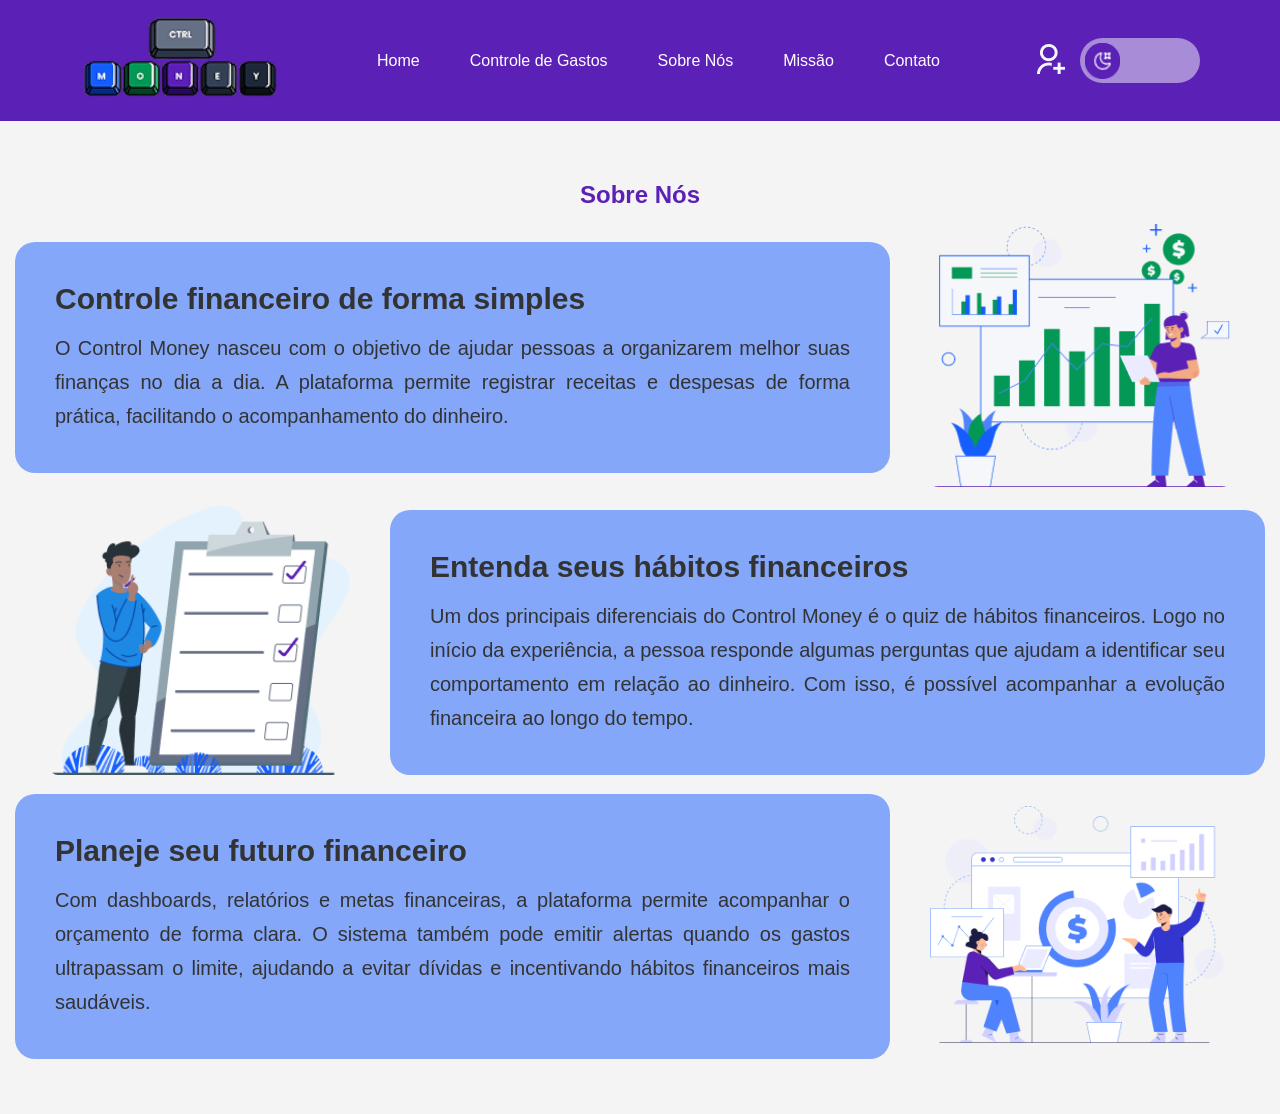
<file: sobre-nos/pages/index.html>
<!DOCTYPE html>
<html lang="pt-br">
<head>
    <meta charset="UTF-8">
    <link rel="stylesheet" href="../css/style.css">
    <meta name="viewport" content="width=device-width, initial-scale=1.0">
    <title>Sobre Nos</title>
</head>
<body>
   <header>
    <nav class="navbar">
        <div class="logo">
            <img src="../img/logo.png" alt="Logo Control Money">
        </div>
        <ul class="menu">
            <li><a href="#">Home</a></li>
            <li><a href="#">Controle de Gastos</a></li>
            <li><a href="#">Sobre Nós</a></li>
            <li><a href="#">Missão</a></li>
            <li><a href="#">Contato</a></li>
        </ul>
    <div class="nav-icons">

    <div class="user-icon">
        <img src="../img/user.png" alt="Usuário">
    </div>

    <div class="icons" id="DarkMuda">
        <div class="dark-circulo">
            <img src="../img/Frame_71.png" alt="Modo Escuro" id="IconsModes"> 
        </div>
    </div>

</div>
    
    </nav>
   </header>

    <section class="Title">
        <h1>Sobre Nós</h1>
   <section class="sobre">

    <div class="card-wrapper">
      <div class="card-text">
        <h2>Controle financeiro de forma simples</h2>
        <p>
          O Control Money nasceu com o objetivo de ajudar pessoas a organizarem melhor suas finanças no dia a dia.
          A plataforma permite registrar receitas e despesas de forma prática, facilitando o acompanhamento do dinheiro.
        </p>
      </div>
      <div class="card-image">
        <img src="../img/contole.png" alt="controle financeiro" />
      </div>
    </div>

    <div class="card-wrapper reverse">
      <div class="card-text">
        <h2>Entenda seus hábitos financeiros</h2>
        <p>
          Um dos principais diferenciais do Control Money é o quiz de hábitos financeiros.
          Logo no início da experiência, a pessoa responde algumas perguntas que ajudam a identificar seu comportamento em relação ao dinheiro.
          Com isso, é possível acompanhar a evolução financeira ao longo do tempo.
        </p>
      </div>
      <div class="card-image">
        <img src="../img/entenda.png" alt="hábitos financeiros" />
      </div>
    </div>
    <div class="card-wrapper">
      <div class="card-text">
        <h2>Planeje seu futuro financeiro</h2>
        <p>
          Com dashboards, relatórios e metas financeiras, a plataforma permite acompanhar o orçamento de forma clara.
          O sistema também pode emitir alertas quando os gastos ultrapassam o limite, ajudando a evitar dívidas e incentivando hábitos financeiros mais saudáveis.
        </p>
      </div>
      <div class="card-image">
        <img src="../img/planeja.png" alt="planejamento financeiro" />
      </div>
</body>
</html>
</file>
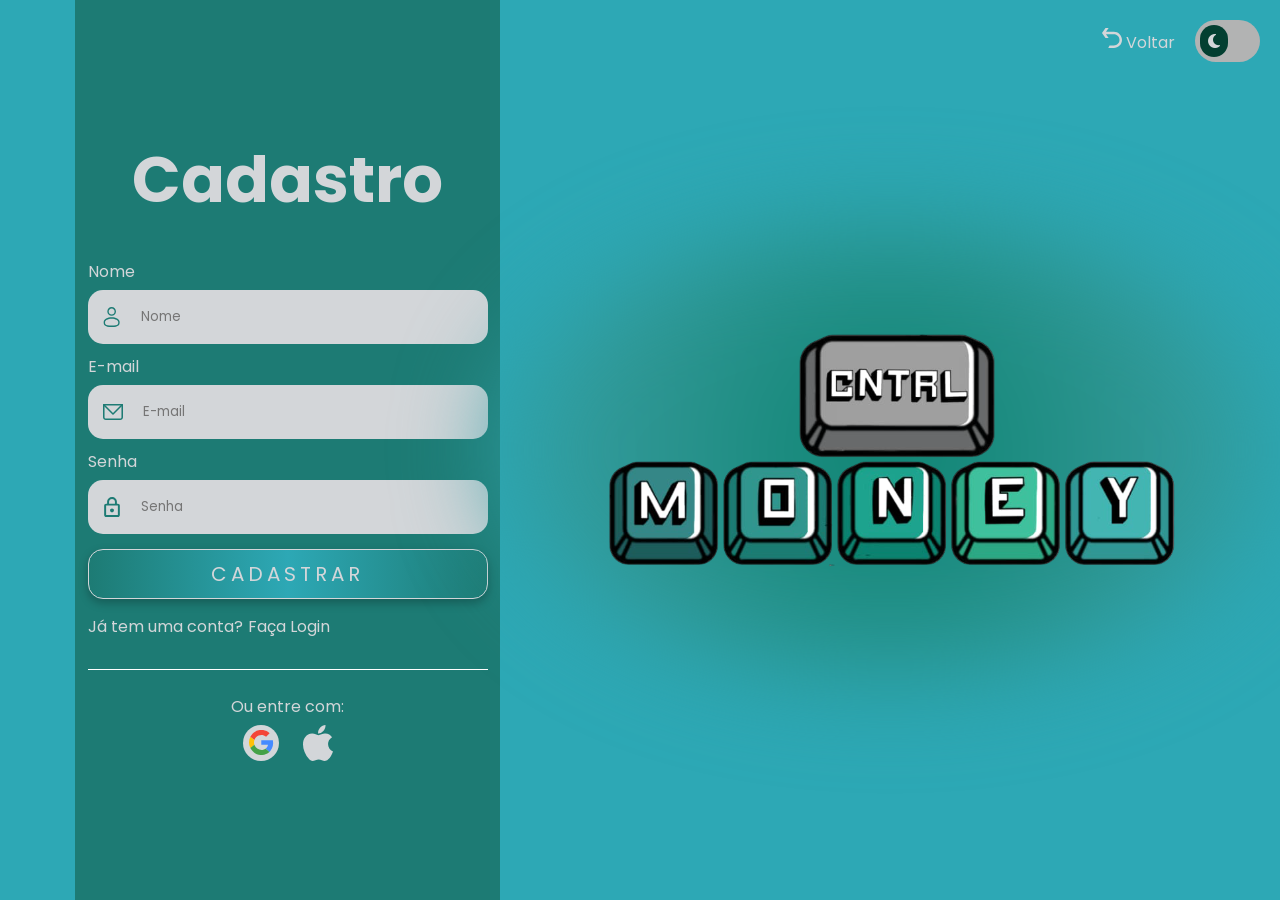
<file: pages/cadastro/page.html>
<!DOCTYPE html>
<html lang="pt-br">
<head>
    <meta charset="UTF-8">
    <meta name="viewport" content="width=device-width, initial-scale=1.0">
    <link rel="stylesheet" href="./css/cadastro.css">
    <link rel="stylesheet" href="./css/rootcd.css">
     <link rel="preconnect" href="https://fonts.googleapis.com">
     <link rel="shortcut icon" href="../../img/logo-mobile.svg" type="image/x-icon"/>
  <link rel="preconnect" href="https://fonts.gstatic.com" crossorigin>
  <link
    href="https://fonts.googleapis.com/css2?family=Poppins:ital,wght@0,400;0,500;0,600;0,700;0,800;1,600;1,800&display=swap"
    rel="stylesheet">
        <link
      rel="stylesheet"
      href="https://cdnjs.cloudflare.com/ajax/libs/font-awesome/6.5.0/css/all.min.css"
    />
    <title>Cadastro</title>


</head>

<body class="bodyLogin">
<div class="cm-modo">
<div class="btn">
<a href="../../index.html"> <img src="../../img/Back.svg" alt="seta de voltar"> Voltar</a> </div>

<div class="btnTemaComp"></div>
</div>


<div class="logo">
<img src="../../img/logo-site.svg" alt="">
</div>

<div class="container">
<div class="formLogin">
<form action="formulario">

<h1 class="titleLogin">Cadastro</h1>

<div>
<label for="nome">Nome</label>
<div class="input">
<img class="icon" src="../../img/user.svg" alt="icone de usuario">
<input type="text" class="cor" id="nome" name="nome" placeholder="Nome" required>
</div>

<label for="e-mail">E-mail</label>
<div class="input">
<img class="icon" src="../../img/email.svg" alt="icone de email">
<input type="email" class="cor" id="e-mail" name="e-mail" placeholder="E-mail" required>
</div>

<label for="senha">Senha</label>
<div class="input">
<img class="icon" src="../../img/Lock.svg" alt="icone de senha">
<input type="password" class="cor" id="senha" name="senha" placeholder="Senha" required>
</div>
</div>

<div class="borda">
<button class="botao" id="btn-cadastar"><a href="../questionario/page.html">CADASTRAR</a></button>

<div class="conta-login">
<label>Já tem uma conta?</label>
<a href="../login/page.html">Faça Login</a>
</div>
   </div>   
      <div class="linha"></div>
<div class="svg">      
<label class="ou-entre">Ou entre com:</label> </div>
<div class="social">
<a href="#" ><img src="../../img/google.svg" alt="Google"></a>
<a href="#"><img src="../../img/apple.svg" alt="Iphone"></a>
</div>

<script src="./js/script.js"></script>
 <script type="module">
      import ButtonTema from "../../components/buttonTema/buttonTemaComponente.js";

      new ButtonTema({ container: document.querySelector(".btnTemaComp") });
    </script>
</form>
</div>
</div>
</body>
</file>
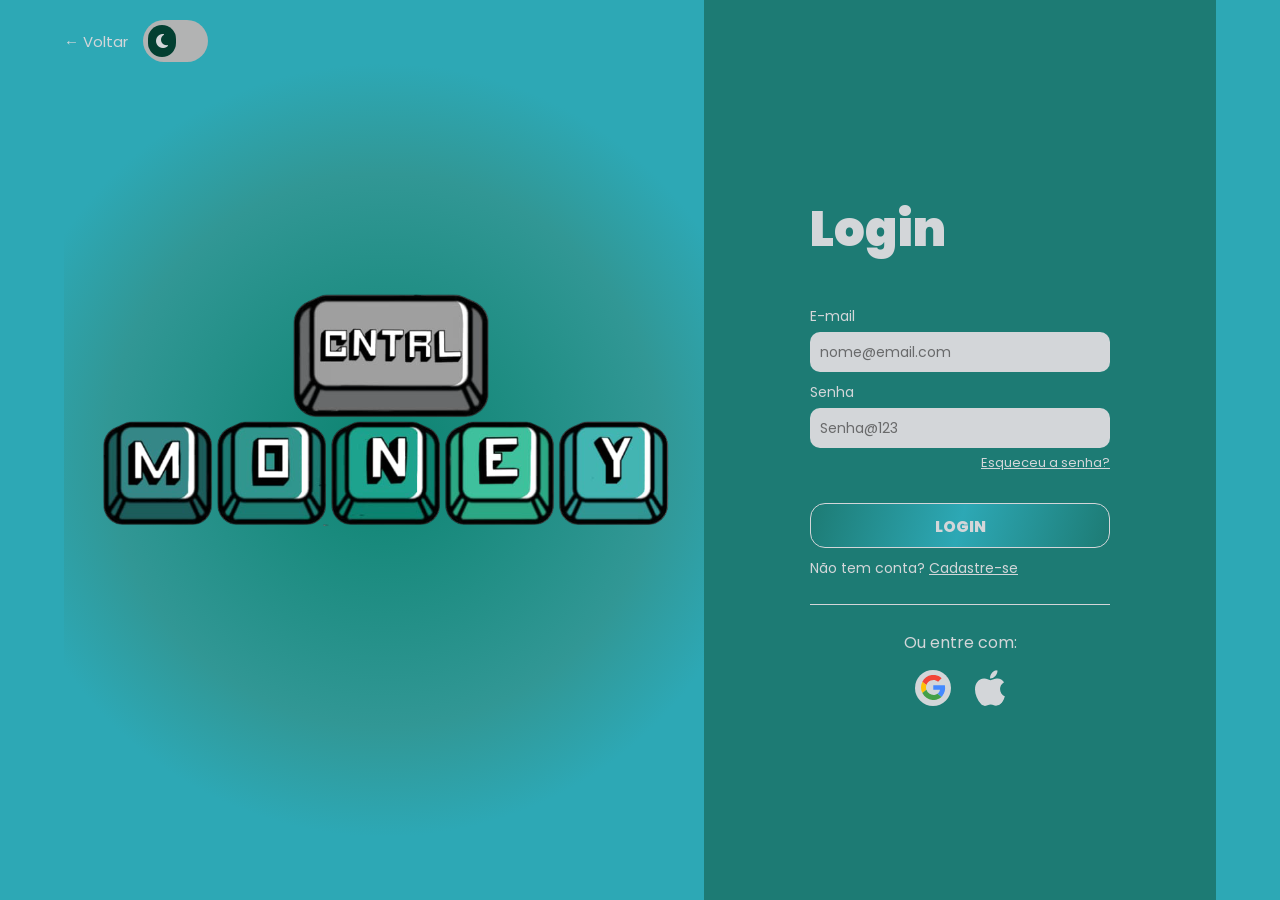
<file: pages/login/page.html>
<!doctype html>
<html lang="pt-br">
  <head>
    <meta charset="UTF-8" />
    <meta name="viewport" content="width=device-width, initial-scale=1.0" />
    <link
      rel="shortcut icon"
      href="../../img/logo-mobile.svg"
      type="image/x-icon"
    />
    <link
      href="https://fonts.googleapis.com/css2?family=Poppins:wght@300;400;500;600;700&display=swap"
      rel="stylesheet" />
    <link rel="stylesheet" href="./css/login.css" />
    <link
      rel="stylesheet"
      href="https://cdnjs.cloudflare.com/ajax/libs/font-awesome/6.5.0/css/all.min.css"
    />
    <title>Login</title>
  </head>

  <body>
    <main class="Rectangle_3">
      <div class="logo">
        <div class="btn">
          <div class="seta"><a href="../../index.html" class="voltar">← Voltar</a></div>
          
          <div class="btnTemaComp"></div>
        </div>

        <div class="logo_img">
          <img src="../../img/logo-site.svg" alt="logo" />
        </div>

        <h1 class="Slogan_da_Empresa"></h1>
      </div>

      <div class="Cadastro">
        <div class="alinhamento">
          <h2 class="LOGIN_Title">Login</h2>

          <div class="email">
            <label class="EMAIL_label">E-mail</label>
            <div class="Rectangle_1">
              <input type="email" placeholder="nome@email.com" />
            </div>
          </div>

          <div class="Senha">
            <label class="SENHA_label">Senha</label>
            <div class="Rectangle_2">
              <input type="password" placeholder="Senha@123" />
            </div>
            <a href="#" class="Esqueceu_a_Senha">Esqueceu a senha?</a>
          </div>

          <div class="button">
              <a class="Rounded_rectangle" href="../questionario/page.html">LOGIN</a>
            <p class="Nao_tem_Cadastro">
              Não tem conta? <a href="../cadastro/page.html">Cadastre-se</a>
            </p>
          </div>

          <div class="Line_1"></div>

          <div class="Frame_4">
            <p>Ou entre com:</p>

            <div class="Frame_3">
                <img class="google_icon" src="../../img/google.svg" alt="logo Google">

              <img class="apple_icon" src="../../img/apple.svg" alt="logo apple">
            </div>
          </div>
        </div>
      </div>
    </div>

    <script type="module">
      import ButtonTema from "../../components/buttonTema/buttonTemaComponente.js";

      new ButtonTema({ container: document.querySelector(".btnTemaComp") });
    </script>
  </body>
</html>
</file>
<file: sobre-nos/css/style.css>
* {
    margin: 0;
    padding: 0;
    box-sizing: border-box;
    font-family: Arial, Helvetica, sans-serif;
    text-decoration: none;
}

body {
    background: #f4f4f4;
    color: #333;
}


.navbar {
    display: flex;
    justify-content: space-between;
    align-items: center;
    background: #5B21B6;
    padding: 15px 80px; /* mais espaço lateral */
}

.logo img {
    width: 200px; /* logo maior */
}

/* MENU NAV */
.menu {
    display: flex;
    gap: 30px;
    list-style: none;
}

.menu a {
    text-decoration: none;
    color: white;
    font-weight: 500;
    padding: 15px 10px;
    transition: 0.3s;
}

.menu a:hover {
   background: linear-gradient(to right, rgba(138, 56, 245, 0.281));
    border-radius: 10px;
    color: #fff;
}

/* DARK TOGGLE */
.nav-icons{
    display: flex;
    align-items: center;
    gap: 15px;
}
.icons{
    width: 120px; 
    height: 45px; 
    background: rgba(245,247,250,0.5); 
    border-radius: 50px; 
    padding: 5px; 
    cursor: pointer; 
    transition: 0.3s
}
.user-icon img{
    width: 28px;
    height: 30px;
    cursor: pointer;
    transition: 0.3s;
}

.user-icon img:hover{
    transform: scale(1.1);
}

.dark-circulo {
    width: 35px;
    height: 35px;
    background: #5B21B6;
    border-radius: 50%;
    display: flex;
    align-items: center;
    justify-content: center;
    transition: 0.3s;
}

.dark-circulo img {
    width: 120px;
}

.dark-circulo:hover {
    transform: translateX(5px);
}   

/* TÍTULO */
.Title {
    text-align: center;
    padding: 60px 0 40px 0;
}
.Title > h1{
    color: #5B21B6;
}


.Sobre {
    width: 85%;
    margin: 0 auto;
    display: flex;
    flex-direction: column;
    gap: 70px;
}

.card-wrapper {
    margin: 15px;
    display: flex;
    align-items: center;
    gap: 40px; 
}

.card-wrapper.reverse {
    flex-direction: row-reverse;
}

.card-text {
    font-size: 20px;
    background: rgba(22,93,255,0.5);
    border-radius: 20px;
    padding: 40px;
    width: 70%;
}

.card-text h2 {
    margin-bottom: 15px; 
    font-weight: 600;
      text-align: justify;
}


.card-text p {
    line-height: 1.7; 
    text-align: justify;
}

.card-image img {
    width: 300px; 
    height: auto;
    object-fit: contain;
    border-radius: 8px;
    transition: transform 0.3s;
}

.card-image img:hover {
    transform: scale(1.05); 
}
</file>
<file: pages/cadastro/css/cadastro.css>
@import url(../../../components/buttonTema/buttonTema.css);
 *{
    margin: 0;
    padding: 0;
    color: var(--cdtexto);
    font-family: "Poppins", sans-serif; 
    box-sizing: border-box;
    text-decoration: none;
}

.bodyLogin {
    position: relative;
    max-width: 1440px;
    height: 100vh;
    margin: auto;
    background-color: var(--cdfundo);
    display: flex;
    justify-content: center;
    align-items: center;
    padding-left: 15px;
    overflow: hidden;
} 



.container{
  box-sizing: border-box;
    margin-left: 60px;
    display: flex;
    flex-direction: column;
    justify-content: space-around;
    width: 100%;
    min-height: 100%;
   background: var(--cdform);
   order: 1;
}


.formLogin{
   width: 400px;
   justify-content: center;
   align-self: center;
}


.titleLogin{
    display: flex;
    justify-content: center;
    align-items: flex-start;
  font-weight: 650;
  font-size: 64px;
  margin-bottom: 32px;
}

label{
  display: block;
  margin-bottom: 6px;
}

.input{background: var(--cdipunt);
  box-sizing: border-box;
   width: 100%;
   height: 54px;
   display: flex;
   align-items: center;
   padding: 0 15px;
   gap: 10px;
   justify-content: flex-start;
   border-radius: 15px;
   margin-bottom: 10px;
}


.cor{
    background: transparent;
    color: var(--cdform);
    border: none;
    outline: none;
    width: 100%;
    padding: 10px;
}

.conta-login{
    margin-top: 10px;
    font-size: 16px;
    display: flex;

    gap: 5px;
}


.botao{
    font-size: 20px;
    letter-spacing: 0.2em;
    width: 100%;
    height: 50px;
   background: var(--cdbutton);
   border: 0.5px solid  var(--cdborda);
    border-radius: 15px;
    transition: background-position 300ms ease;
    box-shadow: 0 4px 10px rgba(0, 0, 0, 0.25) ;
    margin-top: 5px;
    margin-bottom: 5px;
}


.botao:hover{
    background:var(--cdbuttonhover);
    cursor: pointer;
}


.linha{
    width: 100%;
    height: 0.2px;
    background: white;
    margin-bottom: 24px;
}

.borda{margin-bottom: 24px;}

.ou-entre, .social{
display: flex;
justify-content: center;
align-self: center;
}

.social{
    gap: 24px;
}

.icon{
    width: 20px;
    height: 20px;
}

.cm-modo{
  position: absolute;
    top: 20px;
    right: 20px;
    display: flex;
    gap: 10px;
    align-items: center;
    text-decoration: none;
}

.btn{
  margin-right: 10px;

}


.btn a{
    text-decoration: none;
    gap: 5px;
}

.modo{
    width: 80px;   
    height: 41px;
    background-color: var(--cdmodo);
    border: none;
    border-radius: 99px;
    display: flex;
    align-items: center;
    justify-content: flex-start;
    padding-left: 5px;
    padding-top: 5px;
    cursor: pointer;
     transition: all 0.5s ease
}

.modo img{
   transition: all 0.5s ease
}


.modo button{
  background: none;
  border: none;
  padding: 0;
  margin: 0;
  cursor: pointer;
}

.bodyLogin.dark .modo img {
  transform: translateX(40px);
}



.logo{
    padding: 100px;
    display: flex;
    justify-content:center;
    align-items: center;
    position: relative;
    z-index: 1;
    order: 2;
}

.logo::before {
    content: "";                                
    position: absolute;                          
    width: 100%;                            
    height: 100%;
    border-radius: 50%;                           
    background: var(--cdraio);
    filter: blur(50px);
    z-index: -1;                                 
}

input{
  background-color: transparent;
}

/*Responsivo*/

@media (max-width: 950px) {
.container{
  display: flex;
  justify-content: center;
  margin: 0;
  width: 100%;
}

  .bodyLogin {
    flex-direction: column;
    justify-content: flex-start;
    align-items: stretch;
    padding: 40px 0 40px;
    gap: 25px;
    width: 100vw;
    box-sizing: border-box;
    overflow-y: auto;}

  .logo {
    order: 1;
    min-width: 100%;
    max-width: 800px;
    padding: 0;
    margin: 0 auto 30px;
    display: flex;
    justify-content: center;
    align-items: center;
    margin-top: 70px;
    z-index: 2;}

  .formLogin {
    order: 2;
    width: 100%;
    max-width: 800px; 
    padding: 40px;    
    margin: 0 auto;
    box-sizing: border-box;
    display: flex;
    flex-direction: column;
    gap: 20px;  }

  .titleLogin {font-size: 4rem;  
    margin-bottom: 30px;}

  .input, .botao {
    width: 100%;
    height: 65px;       
    padding: 0 25px;
    margin-bottom: 20px;
    border-radius: 15px;}

  .formLogin label {font-size: 1.4rem;}

  .cor {padding: 15px;font-size: 1.4rem;}

  .conta-login {
    font-size: 20px;
    gap: 10px;
    margin-top: 20px;
  }

  .cm-modo{
    display: flex;
    width: 100%;
    justify-content: space-between;
    position: absolute;
    top: 20px;
    left: 0;
    padding: 0 20px;
    z-index: 3;
  }

   .btn{
    margin: 0;
    order: 1;
   }

  .btn a {gap: 5px;}
 
  .modo{
   order: 2;
   margin: 0;

  }
}


@media (max-width: 550px) {
  .bodyLogin {
    flex-direction: column;
    justify-content: flex-start;
    align-items: stretch; 
    padding: 20px 0 20px; 
    gap: 15px;
    width: 100vw;
    box-sizing: border-box;
    overflow-y: auto;
  }


  .logo {
    order: 1;
    min-width:100%;      
    max-width: 440px;   
    padding: 0;
    margin: 0 auto 10px; 
    display: flex;
    justify-content: center;
    align-items: center;
    margin-top: 50px;
  }

  .logo img {
    width: 255px;      
    max-width: 90%;    
    height: 110px;
    object-fit: contain;
  }

  .formLogin {
    order: 2;
    width: 100%;         
    padding: 20px;      
    margin: 0 auto;     
    box-sizing: border-box;
    display: flex;
    flex-direction: column;
    gap: 5px;
  }

  .formLogin label { font-size: 1rem; }


 .input {
    width: 100%;
    height: 54px;       
    padding: 0 25px;
  }

 .titleLogin { font-size: 2.5rem; }

  .botao{
    font-size: 20px;
    height: 50px;
  }

  .cor{
    font-size: 1rem;
    padding: 10px;
    height: 50px;
  }

  .btn {
    top: 10px;           
    left: 10px;          
    right: auto;         
    display: flex;
    gap: 10px;
    align-items: center;
    z-index: 10;
    margin-bottom: auto;         
  }

  .btn, .modo {
    margin: 0;   
    height: 41px;       
  }

  .btn a {
    gap: 5px;
  }
}
</file>
<file: pages/cadastro/css/rootcd.css>
:root {
  /* modo claro*/
  --cdfundo: #2DA8B5;
  --cdform: #1D7B74;
  --cdbutton: linear-gradient(90deg, #1D7B74 0%, #2DA8B5 50%, #1D7B74 100%);
  --cdbuttonhover: linear-gradient(90deg, #2DA8B5 0%, #1D7B74 50%, #2DA8B5 100%);
  --cdborda: #D3D6D9;
  --cdraio: radial-gradient(circle, #0C8370 0%, #319795 62%, #2DA8B5 100%);
  --cdmodo: #B2B3B3;
  --cdipunt: #D3D6D9;
  --cdtexto: #D3D6D9;
}

/*modo dark*/
.bodyLogin.dark {
  --cdfundo: #05201E;
  --cdform: #033F31;
  --cdbutton: linear-gradient(90deg, #20747D 0%, #1D5D5C 50%, #20747D 100%);
  --cdbuttonhover: linear-gradient(90deg, #1D5D5C 0%, #20747D 50%, #1D5D5C 100%);
  --cdborda: #8E8F8F;
  --cdraio: radial-gradient(circle, #033F31 0%, #05201E 100%);
  --cdmodo: #696A6B;
  --cdipunt: #8E8F8F;
  --cdtexto: #D3D6D9;
}
</file>
<file: pages/login/css/login.css>
@import url(../../../components/buttonTema/buttonTema.css);
@import url(./rootLogin.css);

*{
margin:0;
padding:0;
box-sizing:border-box;
font-family: "Poppins", sans-serif;
}

img{
    display: block; 
    margin: 0 auto; 
    border-radius: 10px;
    margin-bottom: 20px;
    max-width: 100%; 
    height: auto;
}

.logo_img{
width:580px;
display:flex;
justify-content:center;
align-items:center;
border-radius:10px;
margin-bottom:20px;
}

.container{
width:100vw;
height:100vh;
display:flex;
justify-content:center;
align-items:center;
}

.Rectangle_3{
    width:100vw;
    min-height:100vh;
    background:var(--bg-body);
    display:flex;
    overflow:auto;
    position: relative; /* ESSENCIAL */
}

.btn {
    position: absolute;
    top: 20px;
    left: 5%; 
    display: flex;
    gap: 15px;
    align-items: center;
}

.btn a{
    text-decoration: none;
    gap: 5px;
}

.voltar {
    text-decoration: none;
    color:var(--color-text);
    font-size: 15px;
}


.logo{
    width:50%;
    display:flex;
    flex-direction:column;
    justify-content:center;
    align-items:center;
    background: var(--bg-gradient);
    text-align:center;
    padding:40px;
    margin-left: 5%;
}


.LOGO_text{
font-size:40px;
font-weight:900;
}

.Slogan_da_Empresa{
    padding: 20px;
    font-size:28px;
    font-weight:600;
}

.Cadastro{
    width:40%;
    background:var(--bg-login);
    color: var(--color-text);
    display:flex;
    justify-content:center;
    align-items:center;
}

.alinhamento{
    width:300px;
}

.LOGIN_Title{
    align-items: center;
    font-size:48px;
    font-weight:900;
    margin-bottom:40px;
}

.email,
.Senha{
margin-bottom:10px;
}

.EMAIL_label,
.SENHA_label{
font-size:14px;
display:block;
margin-bottom:5px;
}

.Rectangle_1,
.Rectangle_2{
width:100%;
height:40px;
background:var(--bg-input);
border-radius:10px;
display:flex;
align-items:center;
padding:10px;
}

.Rectangle_1 input,
.Rectangle_2 input{
    flex:1;
    border:none;
    background:transparent;
    outline:none;
    color: var(--color-input);
    font-size:14px;
}

input::placeholder{
color:var(--color-placeholder);
}


.Esqueceu_a_Senha{
font-size:13px;
display:block;
margin-top:5px;
text-align:right;
color:var(--color-text);
}

.Esqueceu_a_Senha:hover{
     color: var(--hover-link)
}

.button{
margin-top:30px;
width: 100%;
}

.Rounded_rectangle{
    display: block;
    text-align: center;
    width:100%;
    height:45px;
    border:none;
    border-radius:15px;
    background: var(--btn-login);
    color:var(--color-text);
    font-weight:800;
    cursor:pointer;
    text-decoration: none;
    padding: 10px;
    border: 0.5px solid var(--color-text);
    transition: 0.3s;
}

.Rounded_rectangle:hover{
    background: var(--btn-login-hover);
}

.Nao_tem_Cadastro{
margin-top:10px;
font-size:14px;
color: var(--color-text);
}

.Nao_tem_Cadastro a{
color: var(--color-text);
}
.Nao_tem_Cadastro a:hover{
    color: var(--hover-link)
}

.Line_1{
    width:100%;
    height:1px;
    background:var(--color-text);
    margin:25px 0;
}

.Frame_4{
text-align:center;
}

.Frame_4 p{
    color: var(--color-text)
}

.Frame_3{
margin-top:15px;
display:flex;
justify-content: center;
align-items: center;
gap: 24px;
}

.google_icon, .apple_icon{
    margin: 0px;
}


.google_icon:hover,
.apple_icon:hover{
transform:scale(1.1);
transition:0.2s;
}

@media (max-width: 900px) {
.btn{
    top: 40px;
}
    .Rectangle_3 {
        flex-direction: column; /* muda de lado a lado → em coluna */
    }

    .logo {
        width: 100%;
        height: 30%;
        padding: 0px;
        margin-left: 0%;
        margin-top: 40px;
        margin-bottom: 0;
        background:var(--bg-gradient-mobile);
    }

    .logo_img {
    width:250px;
    height:250px;
    display:flex;
    justify-content:center;
    align-items:center;
    border-radius:10px;
    padding: 10px;
    }

    .Cadastro {
        width: 100%;
        height: 60%;
        padding: 50px;
        border-radius: 20px 20px 0 0; /* deixa arredondado igual app */
    }

    .alinhamento {
        width: 90%;
        max-width: 350px;
    }

    .LOGIN_Title {
        font-size: 32px;
        margin-bottom: 20px;
        text-align: center;
    }

    .btn {
        width: 100%;
        justify-content:space-between;
        left: 0px;
        padding: 0px 20px;
    }
    
}

@media (max-height: 700px){
    .LOGIN_Title{
        display: flex;
        justify-content:center;
        margin-top: 80px;
    }
    .logo_img{
        margin-top: 100px;
    }
}
</file>
